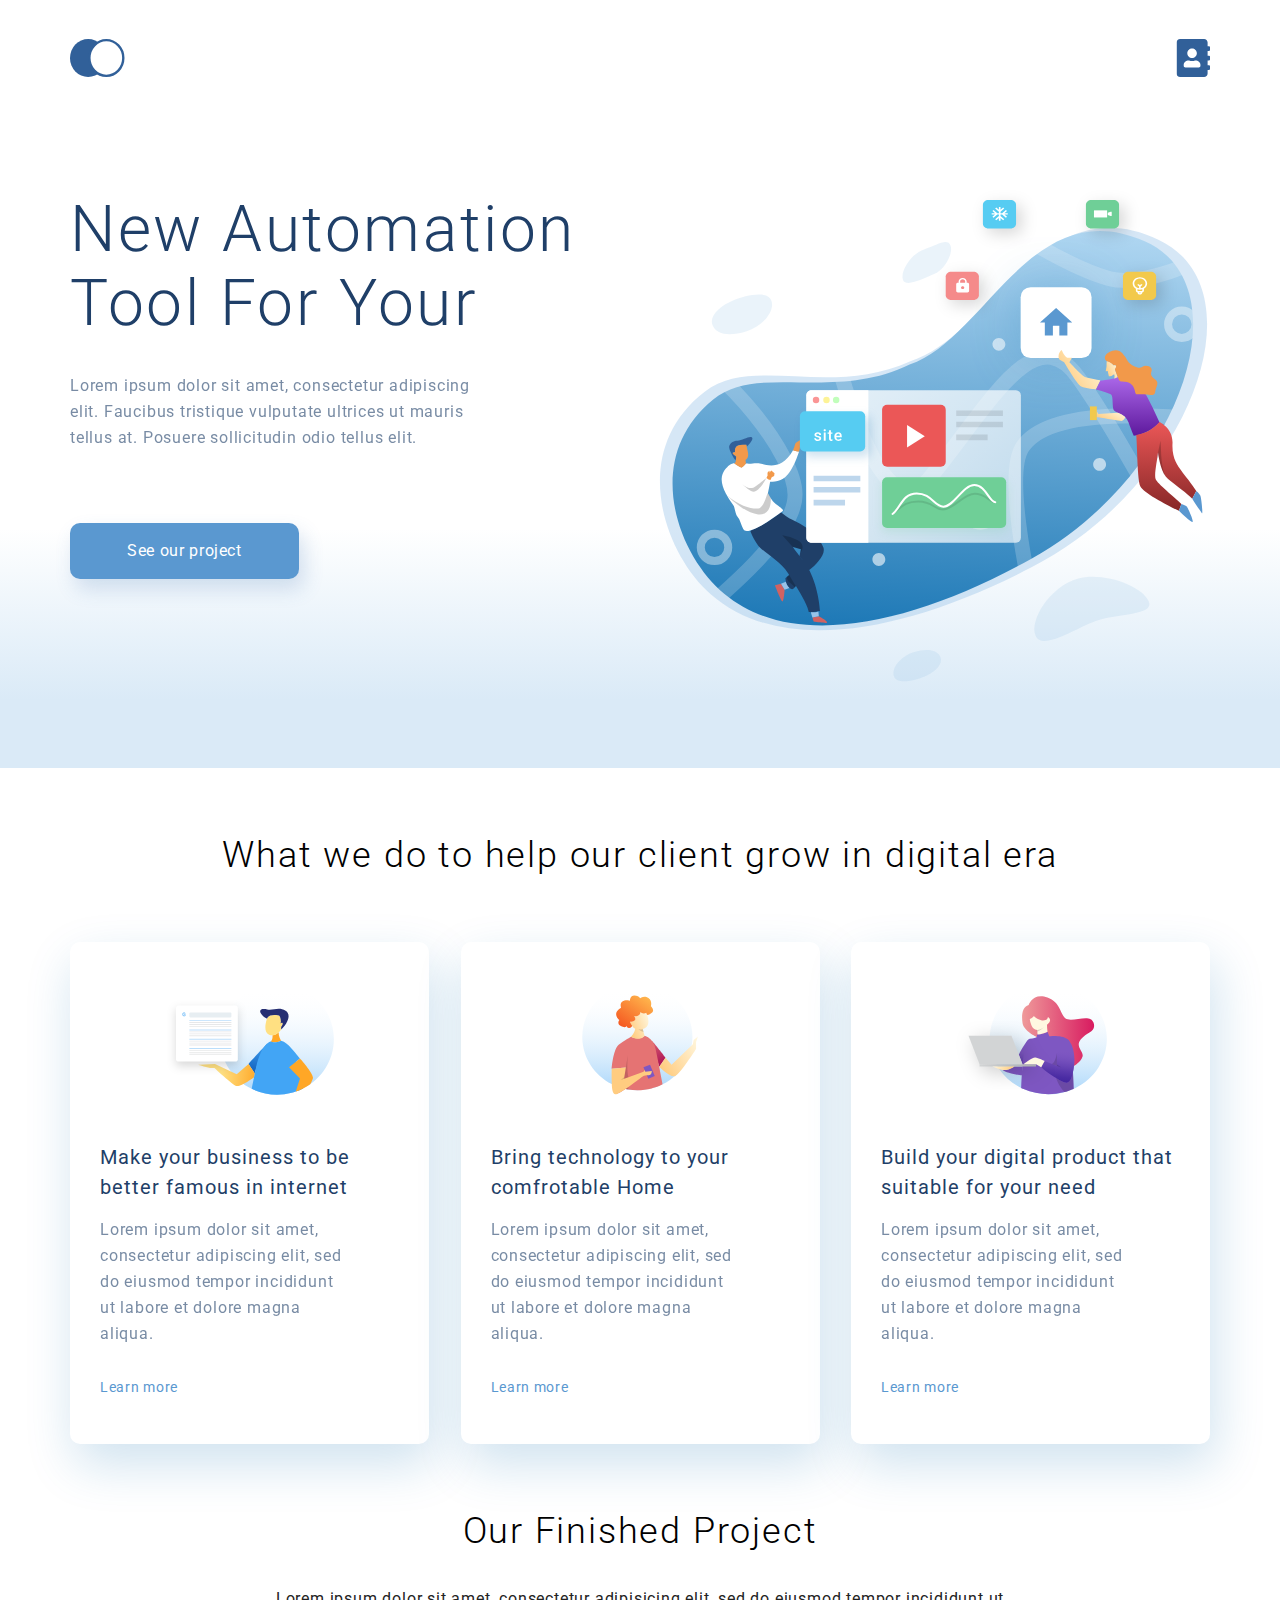
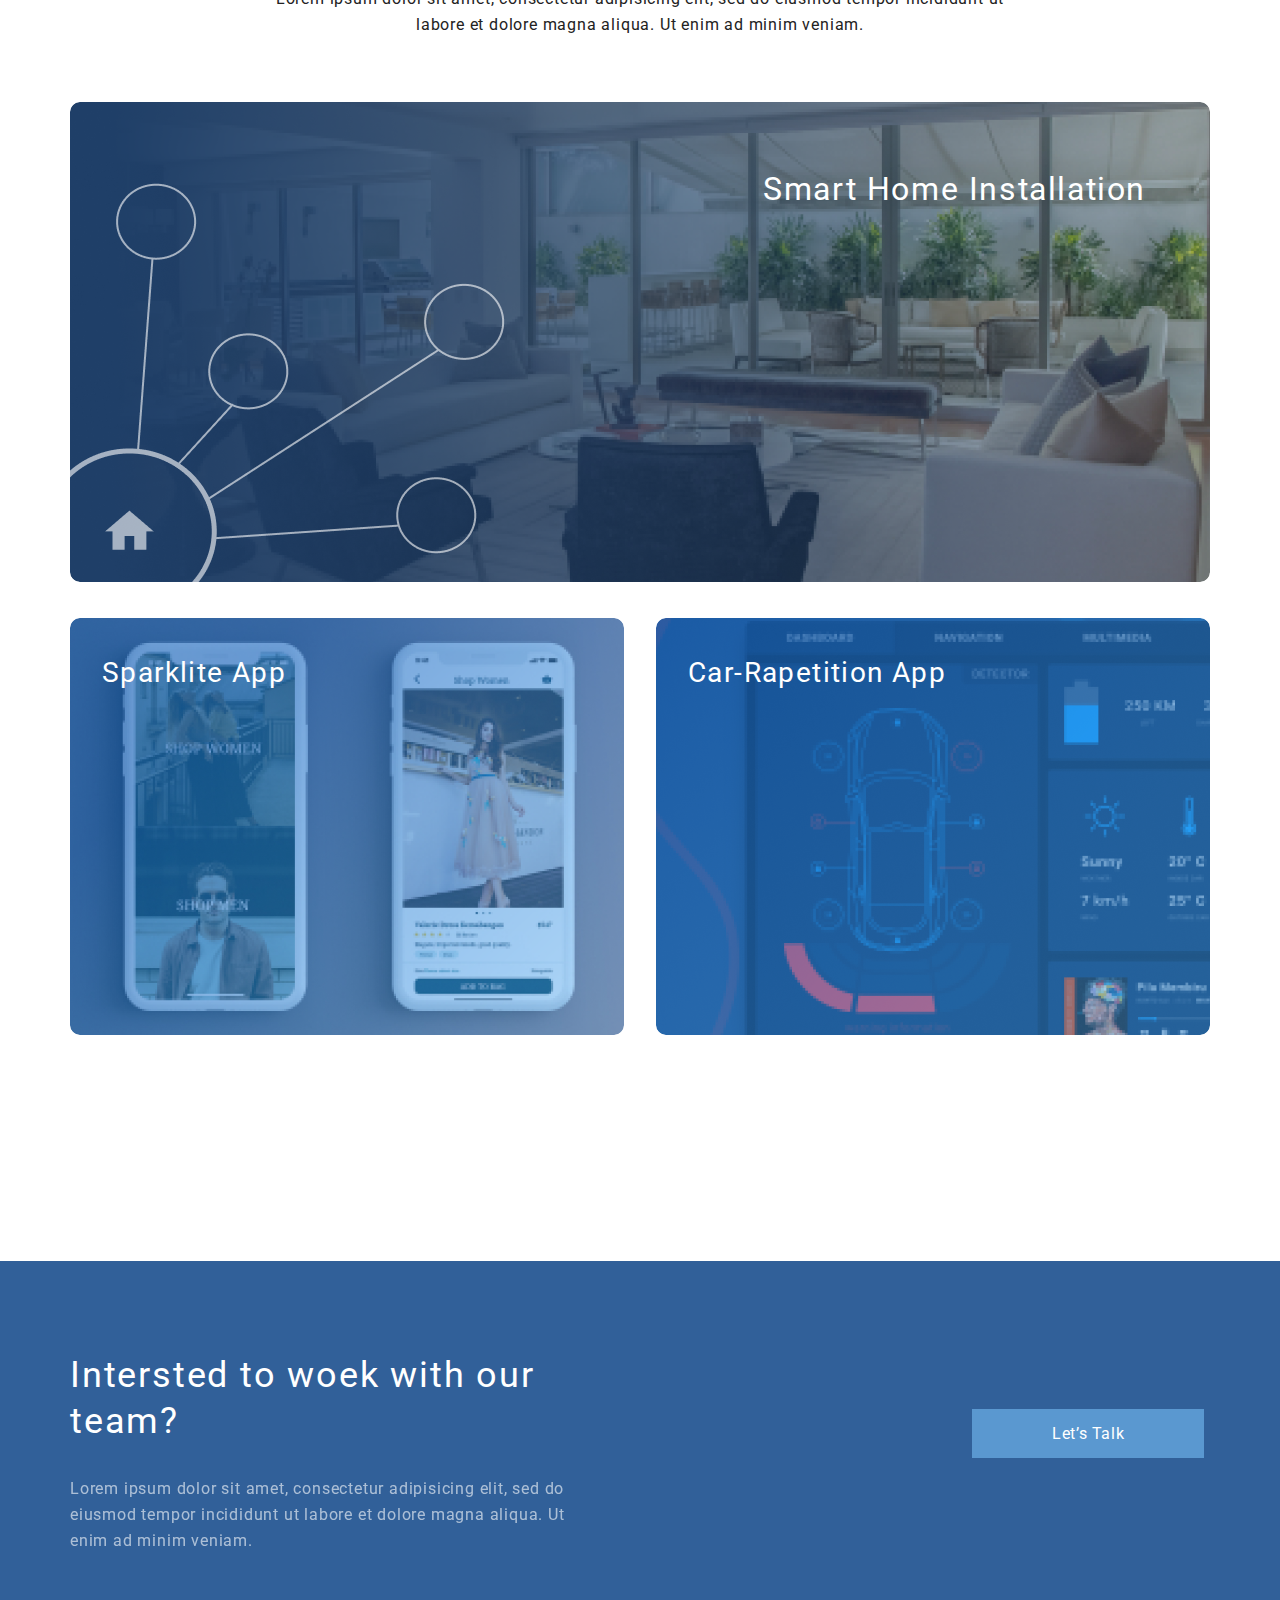
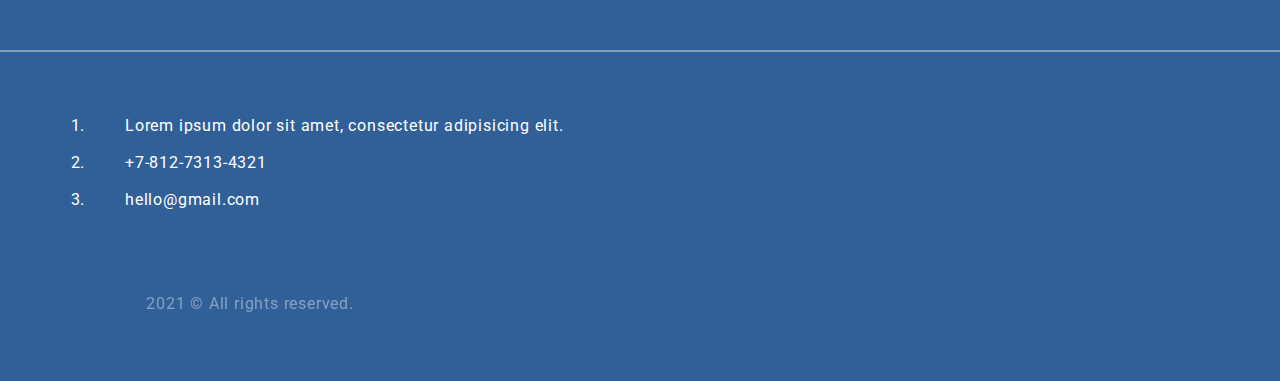
<file: index.html>
<!DOCTYPE html>
<html lang="ru">

<head>
    <meta charset="UTF-8">
    <meta http-equiv="X-UA-Compatible" content="IE=edge">
    <meta name="viewport" content="width=device-width, initial-scale=1.0">
    <script src="https://oss.maxcdn.com/respond/1.4.2/respond.min.js"></script>
    <title>Our Contats</title>
    <link rel="stylesheet" href="style.css">
    <style>
        @import url('https://fonts.googleapis.com/css2?family=Roboto:wght@300;400&display=swap');
        .freehosting-2domains-link {display: none;visibility: hidden;}
    </style>
</head>

<body>
    <div class="global_wrap">
        <div class="global_top">

            <div class="top_wrap">
                <div class="container top_info_bg">
                    <nav>
                        <ul class="nav_ul">
                            <li><a href="index.html" title="Our logo"><img src="img/logo.svg" alt="Logo"
                                        class="nav_img"></a></li>
                            <li><a href="contacts.html" title="Our contacts"><img src="img/address.svg" alt="Contacts"
                                        class="nav_img"></a></li>
                        </ul>
                    </nav>
                    <div class="top_info">
                        <h1>New automation tool for your</h1>
                        <p class="top_text">Lorem ipsum dolor sit amet, consectetur adipiscing elit. Faucibus tristique
                            vulputate ultrices ut mauris tellus at. Posuere sollicitudin odio tellus elit.</p>
                        <div class="top_link_wrap">
                            <a href="#project" class="top_link">See our project</a>
                        </div>
                    </div>
                    <!--top_info-->
                </div>
                <!--container-->
            </div>
            <!--top_wrap-->

            <div class="container we_we_do">
                <div class="card_box">
                        <h2>What we do to help our client grow in digital era</h2>
                    <div class="card">
                        <img src="img/make_your_business__card_box.svg" alt="Make your business">
                        <h4>Make your business to be better famous in internet</h4>
                        <p class="card_text">Lorem ipsum dolor sit amet, consectetur adipiscing elit, sed do eiusmod
                            tempor incididunt ut labore et dolore magna aliqua. </p>
                        <a href="#" class="card_box_link">Learn more</a>
                    </div>
                    <div class="card">
                        <img src="img/bring_technology__card_box.svg" alt="Bring tehnology">
                        <h4>Bring technology to your comfrotable Home</h4>
                        <p class="card_text">Lorem ipsum dolor sit amet, consectetur adipiscing elit, sed do eiusmod
                            tempor incididunt ut labore et dolore magna aliqua. </p>
                        <a href="#" class="card_box_link">Learn more</a>
                    </div>
                    <div class="card">
                        <img src="img/build_your__card_box.svg" alt="Build your digital product">
                        <h4>Build your digital product that suitable for your need</h4>
                        <p class="card_text">Lorem ipsum dolor sit amet, consectetur adipiscing elit, sed do eiusmod
                            tempor incididunt ut labore et dolore magna aliqua. </p>
                        <a href="#" class="card_box_link">Learn more</a>
                    </div>
                </div>
                <!--cad_box-->
            </div>
            <!--we_we_do and container-->

            <div class="container project">
                <h2>Our Finished Project</h2>
                <div class="project_text_block">
                    <p>Lorem ipsum dolor sit amet, consectetur adipisicing elit, sed do eiusmod tempor incididunt ut
                        labore
                        et dolore magna aliqua. Ut enim ad minim veniam.</p>
                </div>
                <!--project_text_block-->
                <div class="project_item">
                    <img src="img/smart.png" alt="Smart installation" class="img_smart">
                    <div class="project_item_title_smart">
                        <h3>Smart Home Installation</h3>
                    </div>
                    <!--project_item_title-->
                </div>
                <!--project_item-->
                <div class="project_box">
                    <div class="project_item for_margin mg">
                        <img src="img/sparklite.png" alt="Sparklite App" class="img_cards">
                        <div class="project_item_title">
                            <h3>Sparklite App</h3>
                        </div>
                        <!--project_item_title-->
                    </div>
                    <!--project_item-->
                    <div class="project_item for_margin">
                        <img src="img/car.png" alt="Car repetition" class="img_cards">
                        <div class="project_item_title">
                            <h3>Car-Rapetition App</h3>
                        </div>
                        <!--project_item_title-->
                    </div>
                    <!--project_item-->
                </div>
                <!--project_box-->
            </div>
            <!--project-->


        </div>
        <!--global_top-->
        <div class="global_bottom">
            <div class="container footer_wrap">
                <div class="footer_box">
                    <h5>Intersted to woek with our team?</h5>
                    <p>Lorem ipsum dolor sit amet, consectetur adipisicing elit, sed do eiusmod tempor incididunt ut labore et dolore magna aliqua. Ut enim ad minim veniam.</p>
                </div>
                <div class="footer_box_link">
                    <a href="#">Let’s Talk</a>
                </div>
            </div>
            <hr>
            <div class="container">
                <ol class="footer_ol">
                    <li>Lorem ipsum dolor sit amet, consectetur adipisicing elit.</li>
                    <li>+7-812-7313-4321</li>
                    <li>hello@gmail.com</li>
                </ol>
            </div>
            <div class="conttainer">
                <div class="copyright">
                    <h6>2021&nbsp;&copy;&nbsp;All rights reserved.</h6>
                </div>
            </div>
        </div>
        <!--global_bottom-->
    </div>
    <!--global_wrap-->
</body>

</html>
</file>
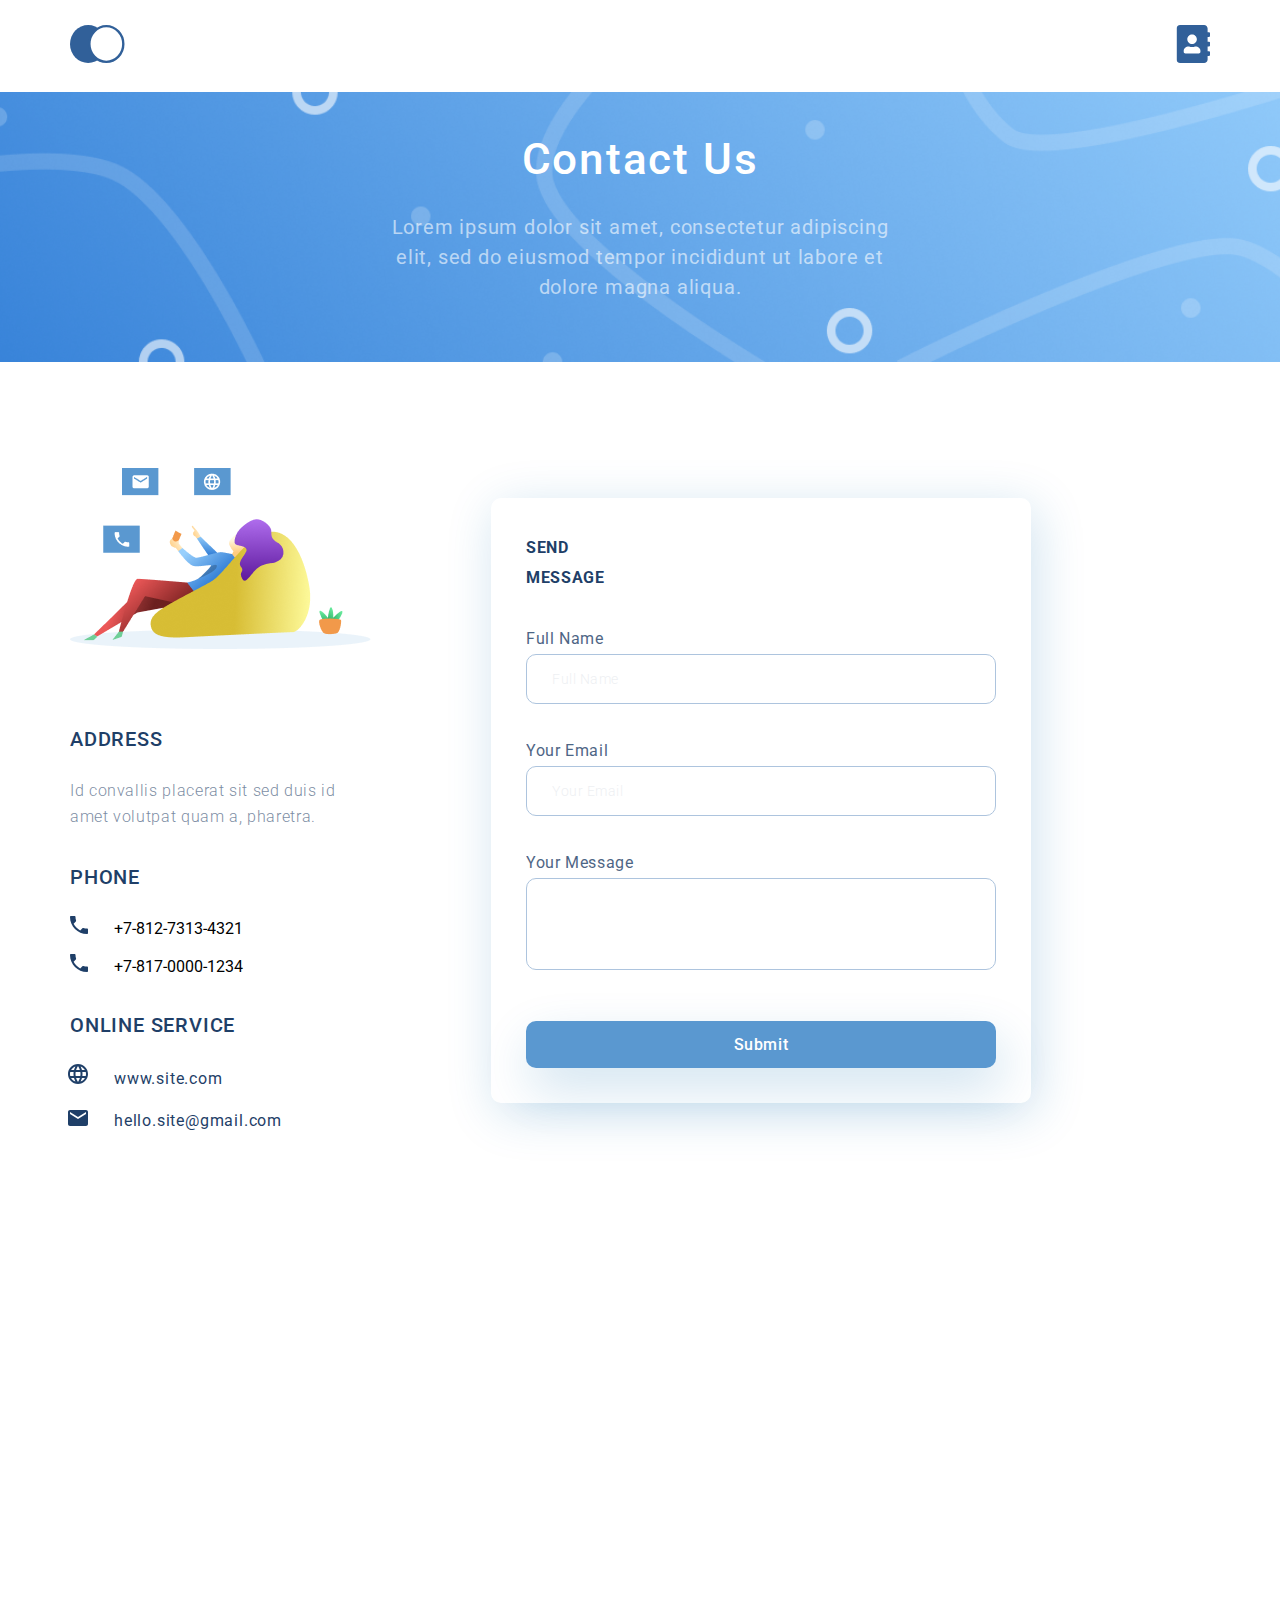
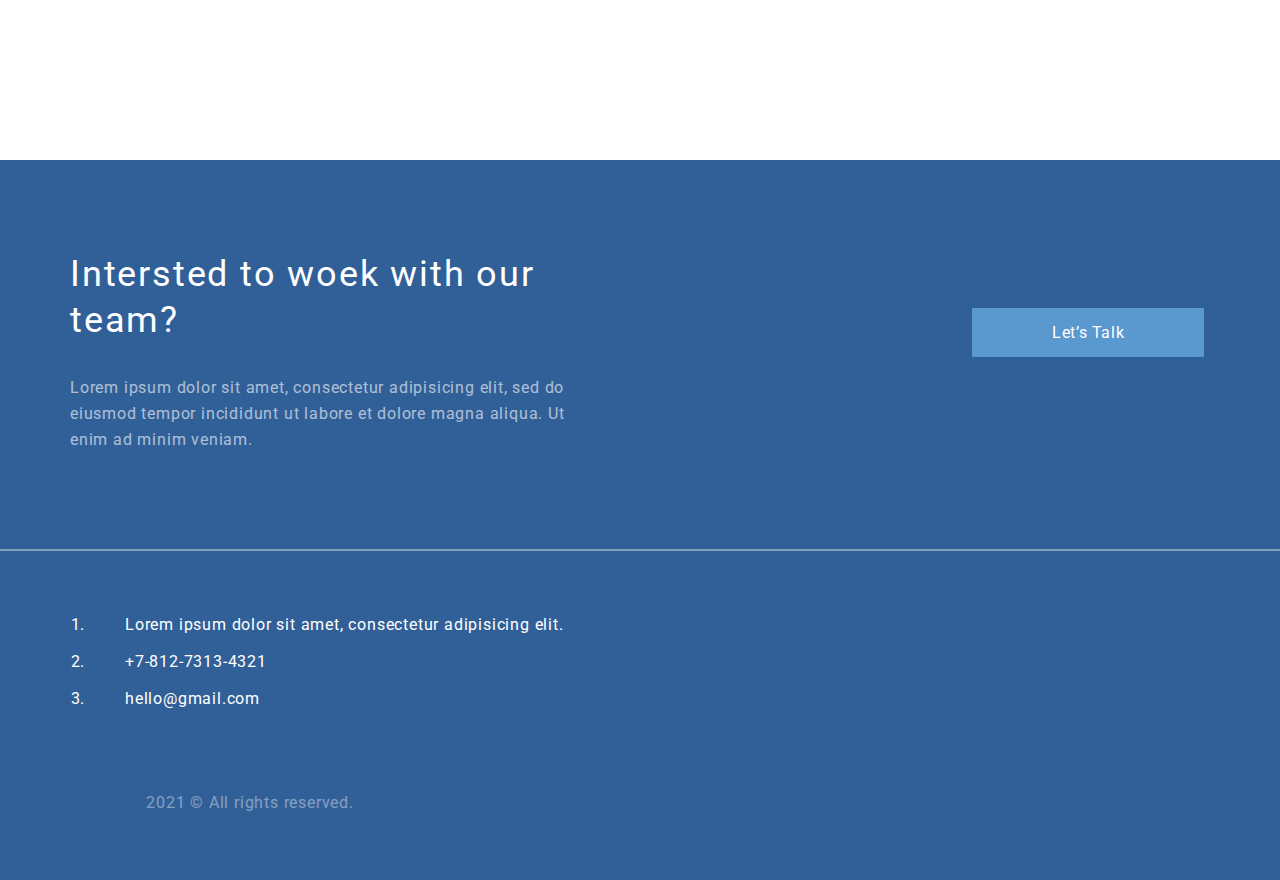
<file: contacts.html>
<!DOCTYPE html>
<html lang="ru">

    <head>
        <meta charset="UTF-8">
        <meta http-equiv="X-UA-Compatible" content="IE=edge">
        <meta name="viewport" content="width=device-width, initial-scale=1.0">
        <script src="https://oss.maxcdn.com/respond/1.4.2/respond.min.js"></script>
        <title>Our Contats</title>
        <link rel="stylesheet" href="style.css">
        <style>
            @import url('https://fonts.googleapis.com/css2?family=Roboto:wght@300;400&display=swap');

            .freehosting-2domains-link {
                display: none;
                visibility: hidden;
            }
        </style>
    </head>

    <body>
        <div class="global_wrap">
            <div class="global_top">

                <div class="container">
                    <nav>
                        <ul class="nav_ul">
                            <li><a href="index.html" title="Our logo"><img src="img/logo.svg" alt="Logo"
                                        class="nav_img"></a></li>
                            <li><a href="contacts.html" title="Our contacts"><img src="img/address.svg" alt="Contacts"
                                        class="nav_img"></a></li>
                        </ul>
                    </nav>
                </div>
                <!--container-->
                <div class="title_wrap">
                    <div class="container">
                        <div class="title_box">
                            <div class="title_h1">
                                <h1>Contact Us</h1>
                            </div>
                            <div class="title_text">
                                <p>Lorem ipsum dolor sit amet, consectetur adipiscing elit, sed do eiusmod tempor
                                    incididunt
                                    ut
                                    labore et dolore magna aliqua. </p>
                            </div>
                            <!--title_text-->
                        </div>
                        <!--title_box-->
                    </div>
                </div>
                <!--title_wrap-->
                <div class="container">
                    <div class="contact_box">
                        <div class="contact_item">
                            <img src="/img/woman.png" alt="Our contacts">
                            <h2>Address</h2>
                            <p>Id convallis placerat sit sed duis id amet volutpat quam a, pharetra.</p>
                            <h2>Phone</h2>
                            <ul class="phone">
                                <li>+7-812-7313-4321</li>
                                <li>+7-817-0000-1234</li>
                            </ul>
                            <h2>Online service</h2>
                            <ul class="website">
                                <li><a href="#">www.site.com</a></li>
                                <li><a href="mailto:hello.site@gmail.com">hello.site@gmail.com</a></li>
                            </ul>

                        </div>
                        <!--contact_item-->
                        <div class="contact_item form_contact">
                            <form action="#">
                                <h3>Send message</h3>
                                <label for="name">Full Name</label>
                                <input type="text" name="name" id="name" placeholder="Full Name">
                                <label for="email">Your Email</label>
                                <input type="email" name="email" id="email" placeholder="Your Email">
                                <label for="mess">Your Message</label>
                                <textarea name="mess" id="mess" placeholder="Your Message" rows="6"> </textarea>
                                <button>Submit</button>
                            </form>

                        </div>
                        <!--contact_item-->
                    </div>
                </div>
                <!--contact_box-->
                <div class="container">
                    <div class="maps">
                        <iframe
                            src="https://yandex.ru/map-widget/v1/?um=constructor%3Aebf03fc54816b4c8fa654801867f93f12487bec5f8b188bdfcdf2ceb8205fc8c&amp;source=constructor"></iframe>
                    </div>
                </div>


            </div>
            <!--global_top-->
            <div class="global_bottom">
                <div class="container footer_wrap">
                    <div class="footer_box">
                        <h5>Intersted to woek with our team?</h5>
                        <p>Lorem ipsum dolor sit amet, consectetur adipisicing elit, sed do eiusmod tempor incididunt ut
                            labore et dolore magna aliqua. Ut enim ad minim veniam.</p>
                    </div>
                    <div class="footer_box_link">
                        <a href="#">Let’s Talk</a>
                    </div>
                </div>
                <hr>
                <div class="container">
                    <ol class="footer_ol">
                        <li>Lorem ipsum dolor sit amet, consectetur adipisicing elit.</li>
                        <li>+7-812-7313-4321</li>
                        <li>hello@gmail.com</li>
                    </ol>
                </div>
                <div class="conttainer">
                    <div class="copyright">
                        <h6>2021&nbsp;&copy;&nbsp;All rights reserved.</h6>
                    </div>
                </div>
            </div>
            <!--global_bottom-->
        </div>
        <!--global_wrap-->
    </body>

</html>
</file>
<file: style.css>
@charset "UTF-8";
* {
  margin: 0px;
  padding: 0px;
  font-family: "Roboto", sans-serif;
  --minheigh_for_footer: 540px;
  /*Переменная дя минимальной выстоты подвала*/
  --minheight_for_top: 100vh;
  /*Переменная для минимальной высоты контентной части, включая хедер*/
}

.global_wrap {
  display: flex;
  flex-direction: column;
  box-sizing: border-box;
}

.global_top {
  min-height: calc(var(--minheight_for_top) - var(--minheigh_for_footer));
  /*тут вычисляем высоту контентной части используя переменные*/
  flex-grow: 1;
  box-sizing: border-box;
}

.global_bottom {
  min-height: var(--minheigh_for_footer);
  box-sizing: border-box;
  /*Минимальная высота подвала*/
  background: #316099;
}

h1 {
  font-family: "Roboto";
  font-weight: 300;
  color: #1F3F68;
  letter-spacing: 0.04em;
  /*Для мобилок*/
  font-size: 31px;
  line-height: 38px;
  text-align: center;
  text-transform: capitalize;
  max-width: 340px;
  padding: 28px 0px 0px 0px;
  max-width: 340px;
}

h2 {
  font-family: "Roboto";
  font-weight: 300;
  font-size: 24px;
  line-height: 28px;
  text-align: center;
  color: #000000;
  max-width: 340px;
  display: block;
  margin: 0 auto;
}

h3 {
  font-family: "Roboto";
  font-weight: 400;
  font-size: 16px;
  line-height: 19px;
  text-align: right;
  color: #FFFFFF;
}

h4 {
  font-family: "Roboto";
  font-weight: 400;
  font-size: 20px;
  line-height: 30px;
  letter-spacing: 0.05em;
  color: #1F3F68;
  padding-top: 47px;
}

h5 {
  font-family: "Roboto";
  font-weight: 400;
  letter-spacing: 0.05em;
  color: #FFFFFF;
}

h6 {
  font-family: "Roboto";
  font-weight: 400;
  font-size: 16px;
  line-height: 26px;
  text-align: center;
  letter-spacing: 0.05em;
  color: #FFFFFF;
  opacity: 0.4;
  padding-bottom: 32px;
}

hr {
  opacity: 0.4;
  /* white */
  border: 1px solid #FFFFFF;
}

.container {
  margin: 0 auto;
  padding: 0px 20px 0px 20px;
  box-sizing: border-box;
}

.top_wrap {
  background: linear-gradient(0deg, #DAEAF7 8.84%, rgba(152, 195, 232, 0) 31.12%);
  max-height: 376px;
  box-sizing: border-box;
}

.top_info {
  display: flex;
  flex-direction: column;
}

.top_info h1 {
  display: inline-block;
  align-self: center;
}

.top_text {
  font-family: "Roboto";
  font-weight: 400;
  font-size: 15px;
  line-height: 25px;
  text-align: center;
  letter-spacing: 0.05em;
  color: #1F3F68;
  opacity: 0.6;
  padding-top: 12px;
}

nav {
  padding: 5px 0px 5px 0px;
  margin-top: 20px;
}

.nav_ul {
  list-style: none;
  display: flex;
  justify-content: space-between;
}

.nav_img {
  height: 38px;
}

.top_link_wrap {
  padding-top: 32px;
  padding-bottom: 41px;
  max-width: 108px;
  box-sizing: border-box;
  margin: 0 auto;
}

.top_link {
  min-width: 108px;
  max-height: 27px;
  text-decoration: none;
  display: inline-block;
  padding: 0.46em 0.28em;
  background: #5A98D0;
  border-radius: 10px;
  font-family: "Roboto";
  font-weight: 400;
  font-size: 12px;
  line-height: 26px;
  text-align: center;
  color: #FFFFFF;
  box-shadow: 5px 10px 20px rgba(53, 110, 173, 0.2);
  border-radius: 10px;
}

.we_we_do {
  padding-top: 48px;
}

.card_box {
  display: flex;
  justify-content: space-between;
  flex-direction: column;
  align-items: center;
}

.card {
  max-width: 335px;
  min-height: 400px;
  padding-left: 30px;
  padding-right: 30px;
  padding-bottom: 20px;
  background: #FFFFFF;
  box-shadow: 5px 20px 50px rgba(16, 112, 177, 0.2);
  border-radius: 10px;
  margin-top: 32px;
  display: flex;
  flex-direction: column;
}

.card > img {
  max-height: 112px;
  padding-top: 41px;
  align-self: center;
}

.card_text {
  font-family: "Roboto";
  font-weight: 400;
  font-size: 16px;
  line-height: 26px;
  letter-spacing: 0.05em;
  color: #1F3F68;
  opacity: 0.6;
  padding-top: 14px;
  max-width: 250px;
}

.card_box_link {
  font-family: "Roboto";
  font-weight: 400;
  font-size: 14px;
  line-height: 30px;
  letter-spacing: 0.05em;
  color: #5A98D0;
  padding-top: 45px;
  text-decoration: none;
}

.project_text_block {
  margin: 0 auto;
  max-width: 340px;
  text-align: center;
  padding-bottom: 82px;
}

.project {
  padding-top: 64px;
}

.project > h2 {
  padding-bottom: 32px;
}

.project > p {
  font-family: "Roboto";
  font-weight: 400;
  font-size: 16px;
  line-height: 26px;
  text-align: center;
  letter-spacing: 0.05em;
  color: #222222;
  max-width: 340px;
  padding-bottom: 82px;
}

.project_item img {
  width: 100%;
  border-radius: 10px;
  box-sizing: border-box;
}

.project_box {
  display: flex;
  flex-direction: column;
  box-sizing: border-box;
  justify-content: space-between;
  padding-bottom: 64px;
}

.project_item {
  position: relative;
  box-sizing: border-box;
  flex-grow: 1;
  margin-top: 16px;
}

.project_item_title {
  position: absolute;
  top: 16px;
  left: 16px;
  text-align: left;
}

.project_item_title_smart {
  position: absolute;
  top: 16px;
  right: 16px;
  text-align: right;
}

.top_info {
  background-image: none;
}

.footer_box > h5 {
  font-family: "Roboto";
  font-style: normal;
  font-weight: 400;
  font-size: 32px;
  line-height: 28px;
  text-align: center;
  color: #FFFFFF;
  padding-top: 18px;
  max-width: 340px;
  margin: 0 auto;
}

.footer_box > p {
  font-family: "Roboto";
  font-style: normal;
  font-weight: 400;
  font-size: 16px;
  line-height: 26px;
  text-align: center;
  letter-spacing: 0.05em;
  color: #FFFFFF;
  opacity: 0.6;
  padding-top: 32px;
}

.footer_box_link {
  box-sizing: border-box;
  max-width: 110px;
  margin: 0 auto;
  padding: 42px 0px 42px 0px;
}

.footer_box_link > a {
  background-color: #5A98D0;
  text-decoration: none;
  font-weight: 400;
  font-size: 16px;
  line-height: 26px;
  text-align: center;
  letter-spacing: 0.04em;
  color: #FFFFFF;
  padding: 8px 16px;
}

.footer_ol {
  font-family: "Roboto";
  font-weight: 400;
  font-size: 16px;
  line-height: 19px;
  letter-spacing: 0.05em;
  color: #FFFFFF;
  padding-bottom: 37px;
  padding-top: 32px;
}
.footer_ol li {
  padding-bottom: 18px;
  padding-left: 18px;
  margin-left: 20px;
}

.title_wrap {
  background: linear-gradient(253.6deg, #98D0FC 2.46%, #3481D7 93.24%);
  padding-bottom: 30px;
  background-image: url(img/title.png);
  background-position: center;
  background-repeat: no-repeat;
  background-size: cover;
  background-size: 100%;
  padding: 0;
  margin: 0;
  box-sizing: border-box;
}

.title_box {
  min-height: 270px;
}
.title_box .title_h1 {
  padding-top: 48px;
  box-sizing: border-box;
}
.title_box .title_h1 h1 {
  font-family: "Roboto";
  font-weight: 500;
  font-size: 24px;
  line-height: 28px;
  text-align: center;
  letter-spacing: 0.04em;
  color: #FFFFFF;
  max-width: none;
  padding: 0px;
}
.title_box .title_text {
  padding-top: 32px;
  max-width: 340px;
}
.title_box .title_text p {
  font-family: "Roboto";
  font-style: normal;
  font-weight: 400;
  font-size: 16px;
  line-height: 30px;
  text-align: center;
  color: rgba(255, 255, 255, 0.6);
}

.contact_box .contact_item {
  display: flex;
  flex-direction: column;
  padding-left: 55px;
}
.contact_box .contact_item img {
  max-height: 181px;
  align-self: center;
  padding-top: 45px;
  padding-bottom: 75px;
}
.contact_box .contact_item h2 {
  font-family: "Roboto";
  font-style: normal;
  font-weight: 500;
  font-size: 20px;
  line-height: 30px;
  text-transform: uppercase;
  letter-spacing: 0.04em;
  color: #1F3F68;
  display: inline-flex;
  margin: 0px;
  padding-bottom: 24px;
}
.contact_box .contact_item p {
  font-family: "Roboto";
  font-style: normal;
  font-weight: 300;
  font-size: 16px;
  line-height: 26px;
  letter-spacing: 0.04em;
  color: #1F3F68;
  opacity: 0.6;
  padding-bottom: 32px;
  max-width: 300px;
}
.contact_box .contact_item .phone {
  list-style-image: url(/img/phone.svg);
  margin-left: 25px;
}
.contact_box .contact_item .phone li:first-child {
  padding-bottom: 16px;
  padding-left: 19px;
}
.contact_box .contact_item .phone li:last-child {
  padding-bottom: 34px;
  padding-left: 19px;
}
.contact_box .contact_item .website {
  margin-left: 25px;
}
.contact_box .contact_item .website li:first-child {
  list-style-image: url(img/site.svg);
  padding-bottom: 16px;
  padding-left: 19px;
}
.contact_box .contact_item .website li:last-child {
  list-style-image: url(img/mail.svg);
  padding-left: 19px;
}
.contact_box .contact_item .website a {
  text-decoration: none;
  font-family: "Roboto";
  font-style: normal;
  font-weight: 400;
  font-size: 16px;
  line-height: 26px;
  letter-spacing: 0.05em;
  color: #1F3F68;
}
.contact_box .form_contact {
  background: #FFFFFF;
  box-shadow: 5px 10px 50px rgba(16, 112, 177, 0.2);
  border-radius: 10px;
  min-height: 514px;
  max-width: 342px;
  padding-left: 0px;
  margin: 0 auto;
  margin-top: 32px;
  display: flex;
}
.contact_box .form_contact h3 {
  font-family: "Roboto";
  font-style: normal;
  font-weight: 400;
  font-size: 16px;
  line-height: 30px;
  letter-spacing: 0.04em;
  color: #1F3F68;
  text-align: left;
  text-transform: uppercase;
  padding-bottom: 31px;
}
.contact_box .form_contact form {
  padding: 35px;
  min-height: 515px;
}
.contact_box .form_contact label {
  display: inline-block;
  width: 100%;
  font-family: "Roboto";
  font-style: normal;
  font-weight: 400;
  font-size: 14px;
  line-height: 30px;
  letter-spacing: 0.04em;
  color: #1F3F68;
  opacity: 0.8;
  margin: 0;
}
.contact_box .form_contact input {
  height: 45px;
  width: 270px;
  opacity: 0.4;
  border: 1px solid #356EAD;
  box-sizing: border-box;
  border-radius: 10px;
  text-indent: 25px;
  margin-bottom: 20px;
}
.contact_box .form_contact input::-moz-placeholder {
  font-family: "Roboto";
  font-style: normal;
  font-weight: 300;
  font-size: 14px;
  line-height: 30px;
  letter-spacing: 0.04em;
  color: #1F3F68;
  opacity: 0.2;
}
.contact_box .form_contact input:-ms-input-placeholder {
  font-family: "Roboto";
  font-style: normal;
  font-weight: 300;
  font-size: 14px;
  line-height: 30px;
  letter-spacing: 0.04em;
  color: #1F3F68;
  opacity: 0.2;
}
.contact_box .form_contact input::placeholder {
  font-family: "Roboto";
  font-style: normal;
  font-weight: 300;
  font-size: 14px;
  line-height: 30px;
  letter-spacing: 0.04em;
  color: #1F3F68;
  opacity: 0.2;
}
.contact_box .form_contact textarea {
  resize: none;
  opacity: 0.4;
  border: 1px solid #356EAD;
  box-sizing: border-box;
  border-radius: 10px;
  width: 100%;
}
.contact_box .form_contact button {
  background: #5A98D0;
  box-shadow: 5px 20px 50px rgba(16, 112, 177, 0.2);
  border-radius: 10px;
  font-weight: 500;
  font-size: 16px;
  line-height: 26px;
  text-align: center;
  letter-spacing: 0.04em;
  color: #FFFFFF;
  width: 100%;
  height: 47px;
  margin-top: 47px;
  border: 0px;
}

.maps {
  width: 100%;
  min-height: 400px;
  margin: 0px;
  padding: 0px;
}
.maps iframe {
  padding: 32px 0px 32px 0px;
  width: 100%;
  min-height: 350px;
  border: 0px;
}

@media (min-width: 500px) {
  .container {
    padding: 0px 35px 0px 35px;
  }

  .top_info {
    display: flex;
    flex-grow: 1;
    height: 100%;
  }

  .top_info > h1 {
    font-size: 64px;
    line-height: 74px;
    padding-top: 112px;
    align-self: baseline;
    text-align: left;
    max-width: 510px;
  }

  .top_text {
    padding-top: 32px;
    font-weight: 400;
    font-size: 16px;
    line-height: 26px;
    letter-spacing: 0.05em;
    text-align: left;
    max-width: 425px;
  }

  .top_link_wrap {
    margin: 0px;
    padding-top: 32px;
    padding-bottom: 190px;
    box-sizing: border-box;
    padding-top: 72px;
    padding-bottom: 190px;
    min-width: 220px;
    box-sizing: border-box;
  }
  .top_link_wrap .top_link {
    width: 100%;
    font-size: 16px;
    line-height: 26px;
    text-align: center;
    letter-spacing: 0.04em;
    padding-top: 15px;
    padding-bottom: 15px;
  }

  .top_info_bg {
    display: flex;
    flex-direction: column;
  }

  .top_info {
    background-image: url(img/bg.svg);
    background-repeat: no-repeat;
    background-size: 50%;
    background-position: right bottom 87px;
    flex-grow: 1;
    height: 100%;
  }

  .top_wrap {
    min-height: 768px;
  }

  .we_we_do h2 {
    font-weight: 300;
    font-size: 36px;
    line-height: 46px;
    padding-top: 64px;
    padding-bottom: 64px;
    max-width: 650px;
  }
  .we_we_do h4 {
    font-weight: 400;
    font-size: 20px;
    line-height: 30px;
    letter-spacing: 0.05em;
    color: #1F3F68;
    min-width: 265px;
    padding-right: 32px;
  }
  .we_we_do .card {
    padding: 0px 0px 0px 30px;
    display: flex;
    flex-direction: column;
  }
  .we_we_do .card_text {
    font-weight: 400;
    font-size: 16px;
    line-height: 26px;
    letter-spacing: 0.05em;
    padding-top: 15px;
  }
  .we_we_do .card_box_link {
    padding-top: 25px;
    padding-bottom: 42px;
  }
  .we_we_do img {
    align-self: center;
    margin-left: -30px;
  }

  .project h2 {
    font-size: 36px;
    line-height: 46px;
    text-align: center;
    letter-spacing: 0.05em;
    padding-top: 127px;
    padding-bottom: 64px;
    max-width: none;
  }
  .project .project_text_block {
    min-width: 520px;
  }
  .project .project_text_block p {
    font-family: "Roboto";
    font-style: normal;
    font-weight: 400;
    font-size: 16px;
    line-height: 26px;
    text-align: center;
    letter-spacing: 0.05em;
    color: #222222;
  }
  .project .project_item_title_smart {
    position: absolute;
    top: 64px;
    right: 64px;
  }
  .project .project_item_title_smart h3 {
    font-weight: 400;
    font-size: 32px;
    line-height: 46px;
    text-align: right;
    letter-spacing: 0.05em;
  }
  .project .project_item_title {
    position: absolute;
    left: 20px;
    top: 20px;
  }
  .project .project_item_title h3 {
    font-weight: 400;
    font-size: 28px;
    line-height: 46px;
    letter-spacing: 0.05em;
  }
  .project .img_smart {
    max-height: 296px;
  }
  .project .img_cards {
    max-height: 255px;
  }

  .project_box {
    flex-direction: row;
    padding-top: 32px;
    justify-content: space-between;
  }

  .project_item {
    margin-top: 0px;
  }

  .for_margin {
    margin-top: 32px;
    min-width: 336px;
  }

  .mg {
    margin-right: 32px;
    margin-bottom: 110px;
  }

  .title_wrap {
    background-image: url(img/MaskGroup.png);
    background-position: center;
    background-repeat: no-repeat;
    background-size: auto 100%;
  }

  .title_box {
    margin-top: 20px;
  }
  .title_box .title_h1 {
    padding-top: 30px;
  }
  .title_box .title_h1 h1 {
    font-family: "Roboto";
    font-weight: 500;
    font-size: 44px;
    line-height: 74px;
    text-align: center;
    letter-spacing: 0.04em;
    color: #FFFFFF;
  }
  .title_box .title_text {
    max-width: 520px;
    padding-top: 16px;
    margin: 0 auto;
  }
  .title_box .title_text p {
    font-family: "Roboto";
    font-style: normal;
    font-weight: 400;
    font-size: 20px;
    line-height: 30px;
    text-align: center;
    letter-spacing: 0.04em;
    color: rgba(255, 255, 255, 0.6);
  }

  .global_bottom {
    min-height: 644px;
  }
  .global_bottom .footer_wrap {
    display: flex;
  }
  .global_bottom .footer_box {
    max-width: 336px;
    padding: 47px 0px 64px 125px;
    display: flex;
    flex-direction: column;
  }
  .global_bottom .footer_box h5 {
    font-size: 24px;
    line-height: 46px;
    letter-spacing: 0.05em;
    text-align: left;
    padding: 0;
    max-width: none;
  }
  .global_bottom .footer_box p {
    text-align: left;
    font-size: 16px;
    line-height: 26px;
    letter-spacing: 0.05em;
  }
  .global_bottom .footer_box_link {
    padding: 0px;
    margin: 0px;
    margin-top: 160px;
    margin-left: 50px;
    min-width: 135px;
    min-height: 32px;
  }
  .global_bottom .footer_box_link a {
    font-family: "Roboto";
    font-style: normal;
    font-weight: 400;
    font-size: 16px;
    line-height: 26px;
    text-align: center;
    letter-spacing: 0.04em;
  }
  .global_bottom .footer_ol {
    padding-top: 64px;
    padding-left: 125px;
    padding-bottom: 64px;
  }
  .global_bottom .footer_ol li {
    padding-left: 35px;
  }
  .global_bottom .copyright {
    max-width: 250px;
    padding-left: 125px;
    padding-bottom: 64px;
  }
  .global_bottom .copyright h6 {
    padding: 0;
    margin: 0;
    font-size: 16px;
    line-height: 26px;
    letter-spacing: 0.05em;
  }

  .contact_box {
    display: flex;
    flex-direction: column;
  }
  .contact_box .contact_item {
    max-width: 400px;
    align-self: center;
  }
  .contact_box .contact_item h2 {
    font-family: "Roboto";
    font-weight: 500;
    font-size: 20px;
    line-height: 30px;
    letter-spacing: 0.04em;
    color: #1F3F68;
  }
  .contact_box .contact_item img {
    margin-top: 20px;
  }
  .contact_box .form_contact {
    margin-top: 64px;
    margin-left: 120px;
    margin-right: 120px;
    padding: 54px;
    max-width: 520px;
    max-height: 780px;
  }
  .contact_box .form_contact h3 {
    max-width: 40px;
    font-weight: bold;
  }
  .contact_box .form_contact label {
    font-family: "Roboto";
    font-style: normal;
    font-weight: 400;
    font-size: 16px;
    line-height: 30px;
    letter-spacing: 0.04em;
    color: #1F3F68;
    opacity: 0.8;
  }
  .contact_box .form_contact input {
    margin-bottom: 32px;
    width: 100%;
    height: 50px;
  }
  .contact_box .form_contact textarea::-moz-placeholder {
    max-width: 40px;
    font-family: "Roboto";
    font-weight: 300;
    font-size: 16px;
    line-height: 30px;
    letter-spacing: 0.04em;
    color: #1F3F68;
    opacity: 0.2;
  }
  .contact_box .form_contact textarea:-ms-input-placeholder {
    max-width: 40px;
    font-family: "Roboto";
    font-weight: 300;
    font-size: 16px;
    line-height: 30px;
    letter-spacing: 0.04em;
    color: #1F3F68;
    opacity: 0.2;
  }
  .contact_box .form_contact textarea::placeholder {
    max-width: 40px;
    font-family: "Roboto";
    font-weight: 300;
    font-size: 16px;
    line-height: 30px;
    letter-spacing: 0.04em;
    color: #1F3F68;
    opacity: 0.2;
  }
}
/*Для PC версии*/
@media (min-width: 900px) {
  .container {
    max-width: 1140px;
    padding: 0px;
  }

  .top_wrap {
    width: 100%;
  }

  .top_wrap nav {
    margin-top: 34px;
  }

  .top_info {
    background-size: auto;
  }
  .top_info h1 {
    padding-top: 107px;
    font-size: 64px;
    line-height: 74px;
    letter-spacing: 0.04em;
  }
  .top_info .top_text {
    font-weight: 400;
    font-size: 16px;
    line-height: 26px;
    letter-spacing: 0.05em;
    color: #1F3F68;
  }

  .card_box {
    display: flex;
    flex-direction: row;
    /* Safari */
    justify-content: space-between;
    flex-wrap: wrap;
    box-sizing: border-box;
  }
  .card_box h2 {
    font-weight: 300;
    font-size: 36px;
    line-height: 46px;
    text-align: center;
    letter-spacing: 0.05em;
    max-width: none;
    flex-basis: 1140px;
    box-sizing: border-box;
    align-self: center;
  }
  .card_box .card {
    flex-basis: 359px;
    min-width: 359px;
    margin: 0px;
    margin-right: 16px;
    box-sizing: border-box;
  }
  .card_box .card:last-child {
    margin-right: 0px;
  }
  .card_box h4 {
    font-size: 20px;
    line-height: 30px;
    letter-spacing: 0.05em;
  }
  .card_box .card_text {
    font-size: 16px;
    line-height: 26px;
  }
  .card_box .card_box_link {
    font-size: 14px;
    line-height: 30px;
  }

  .project h2 {
    padding: 64px 0px 32px 0px;
    font-weight: 300;
    font-size: 36px;
    line-height: 46px;
    text-align: center;
    letter-spacing: 0.05em;
  }
  .project .project_text_block {
    max-width: 750px;
    padding-bottom: 64px;
  }
  .project .project_text_block p {
    font-weight: 400;
    font-size: 16px;
    line-height: 26px;
    text-align: center;
    letter-spacing: 0.05em;
    color: #222222;
  }
  .project .for_margin {
    margin-top: 0px;
  }
  .project .img_smart {
    min-height: 480px;
  }
  .project .img_cards {
    min-height: 417px;
  }
  .project .project_item_title_smart {
    position: absolute;
    top: 64px;
    right: 64px;
    font-size: 32px;
  }
  .project .project_item_title_smart h3 {
    line-height: 46px;
    text-align: right;
    letter-spacing: 0.05em;
  }
  .project .project_item_title {
    position: absolute;
    top: 32px;
    left: 32px;
  }
  .project .project_item_title h3 {
    font-weight: 400;
    font-size: 28px;
    line-height: 46px;
    letter-spacing: 0.05em;
  }
  .project .project_box {
    padding-bottom: 112px;
  }

  .global_bottom {
    min-height: 657px;
  }
  .global_bottom .footer_box {
    max-width: 495px;
    padding: 91px 0px 96px 0px;
  }
  .global_bottom .footer_box h5 {
    font-weight: 400;
    font-size: 36px;
    line-height: 46px;
    letter-spacing: 0.05em;
  }
  .global_bottom .footer_box p {
    font-weight: 400;
    font-size: 16px;
    line-height: 26px;
    letter-spacing: 0.05em;
    padding-top: 32px;
  }
  .global_bottom .footer_box_link {
    margin-top: 160px;
    margin-left: 407px;
    min-width: 236px;
    min-height: 115px;
  }
  .global_bottom .footer_box_link a {
    padding: 15px 80px;
  }
  .global_bottom .footer_ol {
    padding-left: 0px;
  }

  .title_wrap {
    background: url(img/Mas-Group.png) no-repeat center;
    background-size: cover;
  }

  .contact_box {
    flex-direction: row;
    align-self: center;
    width: 940px;
    padding-top: 41px;
  }
  .contact_box .contact_item {
    padding: 0px;
  }
  .contact_box .form_contact {
    padding: 0px;
    min-width: 540px;
  }

  .maps {
    max-width: 940px;
    max-height: 480px;
    padding: 96px 0px 112px 0px;
  }
}/*# sourceMappingURL=style.css.map */
</file>
